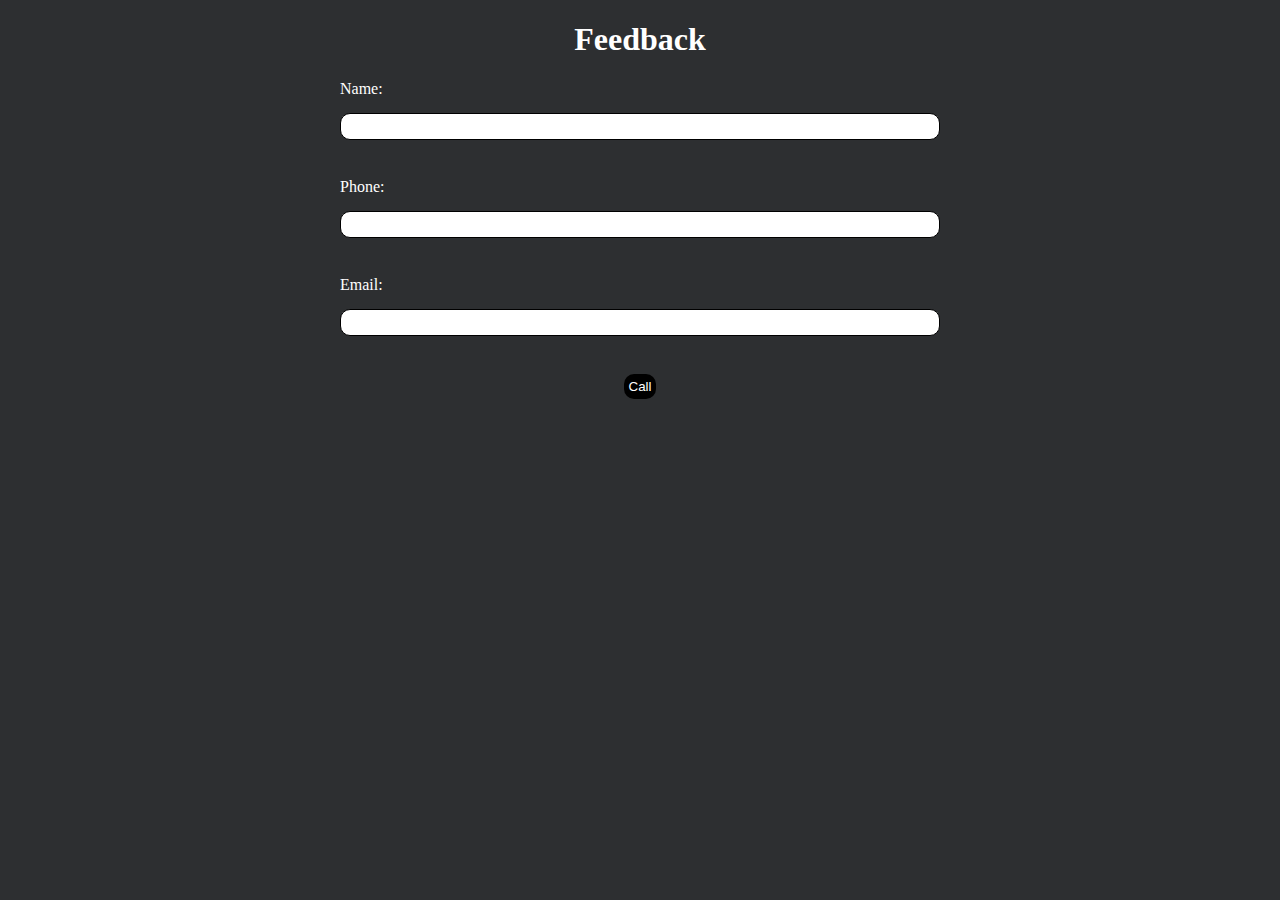
<file: html/callback.html>
<!DOCTYPE html>
<html lang="en">
<head>
    <meta charset="UTF-8">
    <meta name="viewport" content="width=device-width, initial-scale=1.0">
    <title>Callback</title>
    <link rel="stylesheet" href="../css/callback.css">
</head>
<body>
    <div class="container">
        <h1>Feedback</h1>
        <form>
            <label for="name">Name:</label>
            <input type="text" id="name" name="name" required>
            <br>
            <label for="phone">Phone:</label>
            <input type="number" id="phone" name="phone" required>
            <br>
            <label for="email">Email:</label> 
            <input type="email" id="email" name="email" required>
            <br>
            <input type="submit" value="Call">
        </form>
    </div>
</body>
</html>
</file>
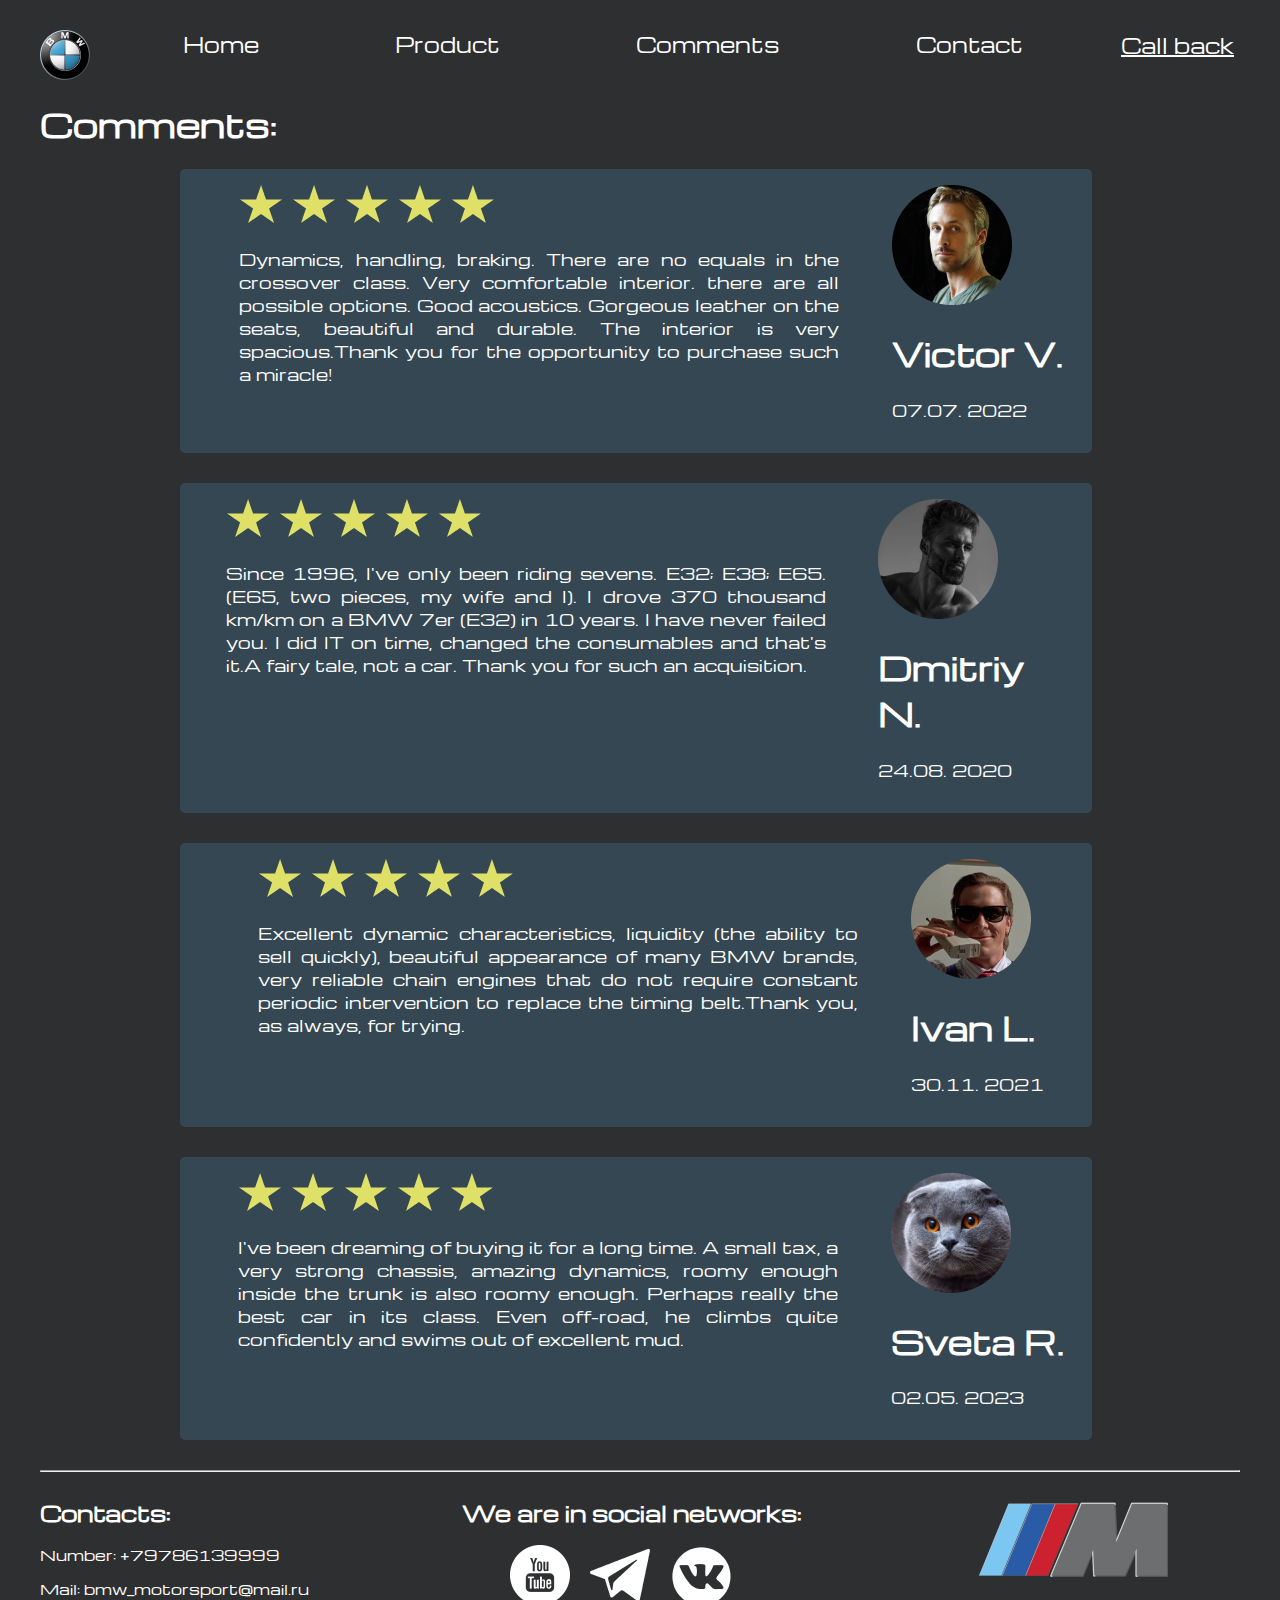
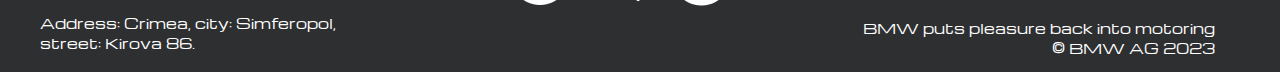
<file: html/comment.html>
<!DOCTYPE html>
<html lang="en">

<head>
    <meta charset="UTF-8">
    <meta name="viewport" content="width=device-width, initial-scale=1.0">
    <title>Comment</title>
    <link rel="stylesheet" href="../css/comment.css">
</head>

<body>
    <header>
        <div class="content-header">
            <div class="container">
                <div class="navigation">
                    <div class="header-logo"><img src="../assets\img\image 2.png" alt=""></div>
                    <nav class="nav-link">
                        <a href="../index.html" class="nav-links">Home</a>
                        <a href="../html\product.html" class="nav-links">Product</a>
                        <a href="../html\comment.html" class="nav-links">Comments</a>
                        <a href="#footer" class="nav-links">Contact</a>
                    </nav>
                    <a href="../html\callback.html"><button href="" class="header-button">Call back</button></a>
                </div>
            </div>
    </header>
    <h1>Comments:</h1>
    <section>
        <div class="comment-content">
            <div class="textcols-comm">
                <img src="../assets\img\оценка 1.png" alt="">
                <br>
                <p class="text-comment">Dynamics, handling, braking. There are no equals in the crossover class. Very
                    comfortable
                    interior.
                    there are all possible options. Good acoustics. Gorgeous leather on the seats, beautiful and
                    durable.
                    The interior is very spacious.Thank you for the opportunity to purchase such a miracle!</p>
            </div>
            <div class="textcols-comm">
                <img src="../assets\img\Ellipse 2.png" alt="" class="text-comm">
                <h1 class="text-comm">Victor V.</h1>
                <p class="text-comm">07.07. 2022</p>
            </div>
        </div>
        <div class="comment-content">
            <div class="textcols-comm">
                <img src="../assets\img\оценка 1.png" alt="">
                <br>
                <p class="text-comment">Since 1996, I've only been riding sevens. E32; E38; E65. (E65, two pieces, my
                    wife and I). I drove
                    370
                    thousand km/km on a BMW 7er (E32) in 10 years. I have never failed you. I did IT on time, changed
                    the
                    consumables and that's it.A fairy tale, not a car. Thank you for such an acquisition.
                </p>
            </div>
            <div class="textcols-comm">
                <img src="../assets\img\Ellipse 3.png" alt="" class="text-comm">
                <h1 class="text-comm">Dmitriy N.</h1>
                <p class="text-comm">24.08. 2020</p>
            </div>
        </div>

        <div class="comment-content">
            <div class="textcols-comm">
                <img src="../assets\img\оценка 1.png" alt="">
                <br>
                <p class="text-comment">Excellent dynamic characteristics, liquidity (the ability to sell quickly),
                    beautiful appearance of
                    many
                    BMW brands, very reliable chain engines that do not require constant periodic intervention to
                    replace
                    the timing belt.Thank you, as always, for trying.</p>
            </div>
            <div class="textcols-comm">
                <img src="../assets\img\Ellipse 4.png" alt="" class="text-comm">
                <h1 class="text-comm">Ivan L.</h1>
                <p class="text-comm">30.11. 2021</p>
            </div>
        </div>

        <div class="comment-content">
            <div class="textcols-comm">
                <img src="../assets\img\оценка 1.png" alt="">
                <br>
                <p class="text-comment">I've been dreaming of buying it for a long time. A small tax, a very strong chassis, amazing
                    dynamics,
                    roomy enough inside the trunk is also roomy enough. Perhaps really the best car in its class.
                    Even
                    off-road, he climbs quite confidently and swims out of excellent mud.</p>
            </div>
            <div class="textcols-comm">
                <img src="../assets\img\Ellipse 5.png" alt="" class="text-comm">
                <h1 class="text-comm">Sveta R.</h1>
                <p class="text-comm">02.05. 2023</p>
            </div>
        </div>
    </section>
    </section>
    <hr>
    <footer class="contact" id="footer">
        <div class="footer-content">
            <div class="textcols-footer">
                <h2>Contacts:</h2>
                <p>Number: +79786139999</p>
                <p>Mail: bmw_motorsport@mail.ru</p>
                <p>Address: Crimea,
                    city: Simferopol,
                    street: Kirova 86.</p>
            </div>
            <div class="textcols-footer">
                <h2 class="text-foot">We are in social networks:</h2>
                <div class="footer-image">
                    <a href="https://www.youtube.com"><img src="../assets\img\Daco_2167816 1.png" alt=" " class="img-foot"></a>
                    <a href="https://web.telegram.org/k/"><img src="../assets\img\pngegg (1) 1.png" alt="" class="img-foot"></a>
                    <a href="https://vk.com/feed"><img src="../assets\img\pngwing 1.png" alt="" class="img-foot"></a>
                </div>
            </div>
            <div class="textcols-footer">
                <img src="../assets\img\kisspng-bmw-3-series-bmw-m5-bmw-m3-bmw-m-series-logo-svg-vector-amp-png-transparent-5b9220f39b4675 1.png"
                    alt="" class="M-photo">
                <p class="footer_text">BMW puts pleasure back into motoring <br>
                    © BMW AG 2023</p>
            </div>
        </div>
    </footer>
</body>

</html>
</file>
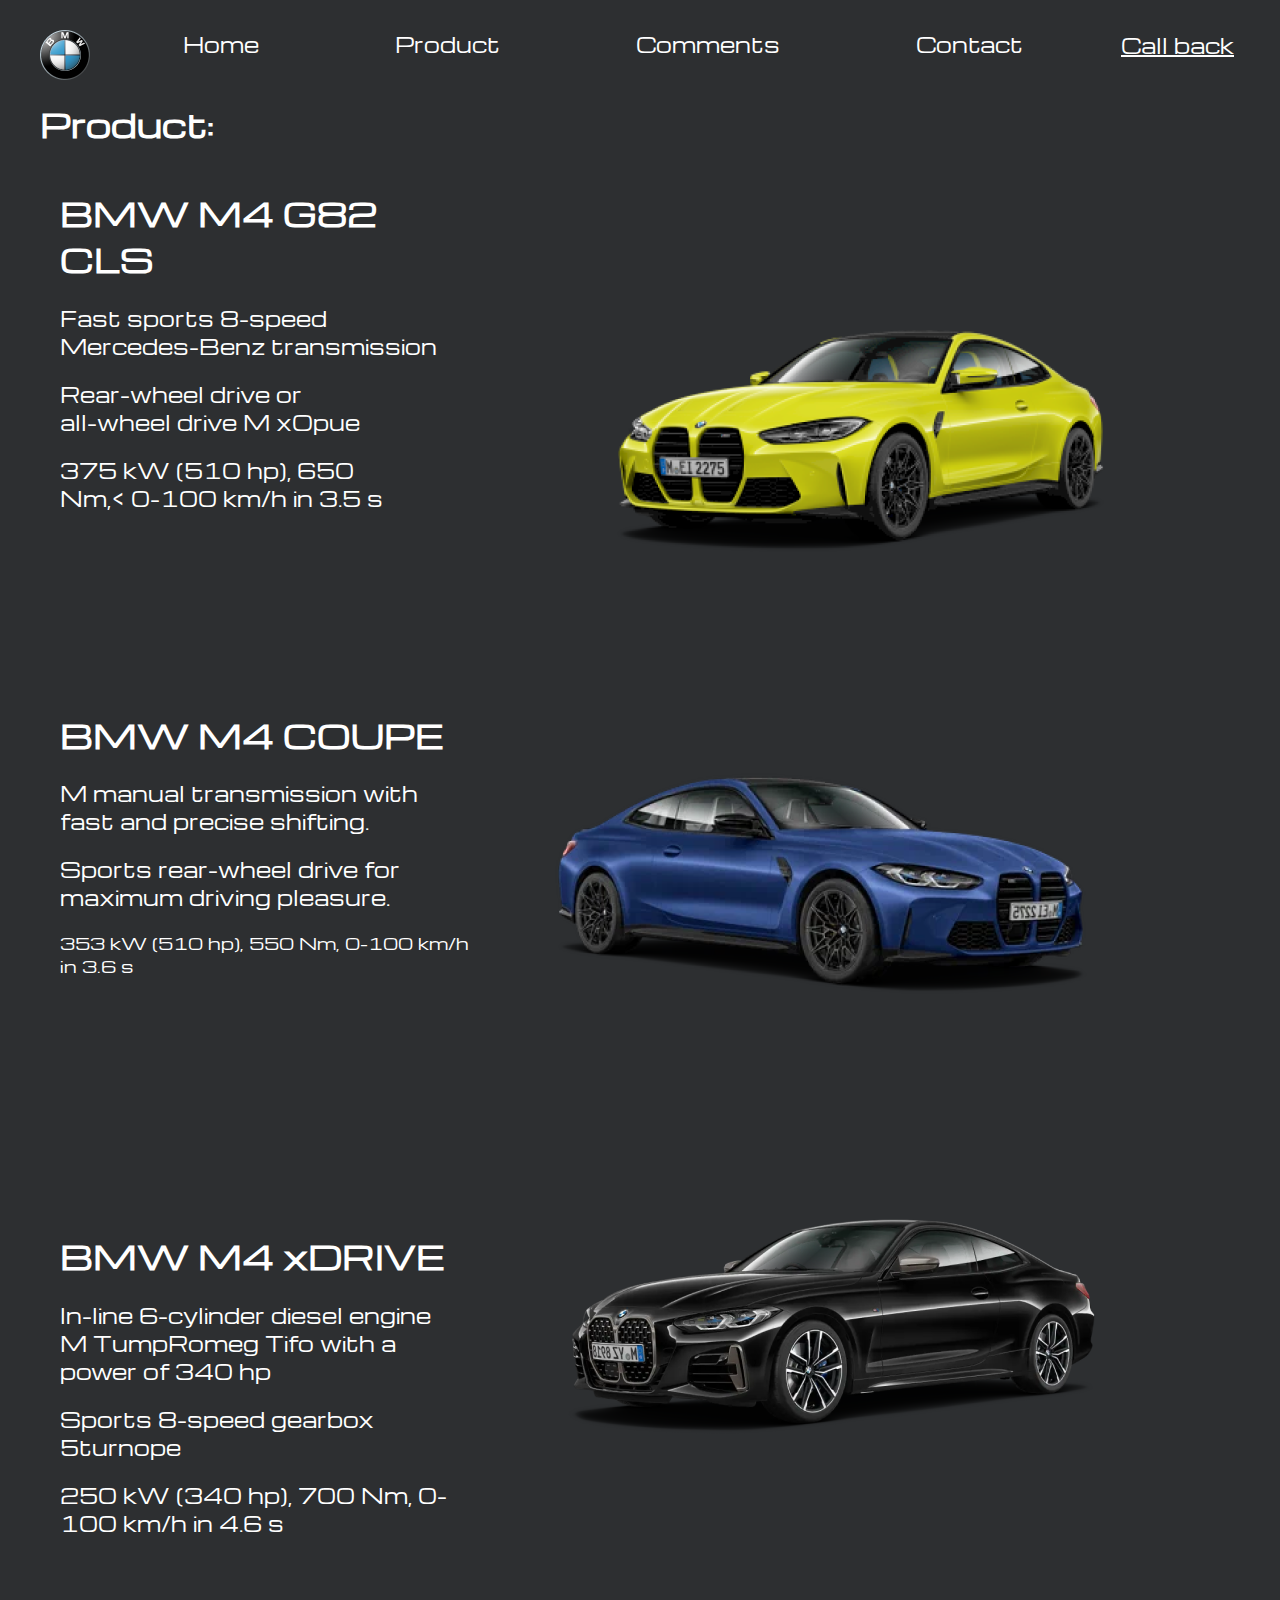
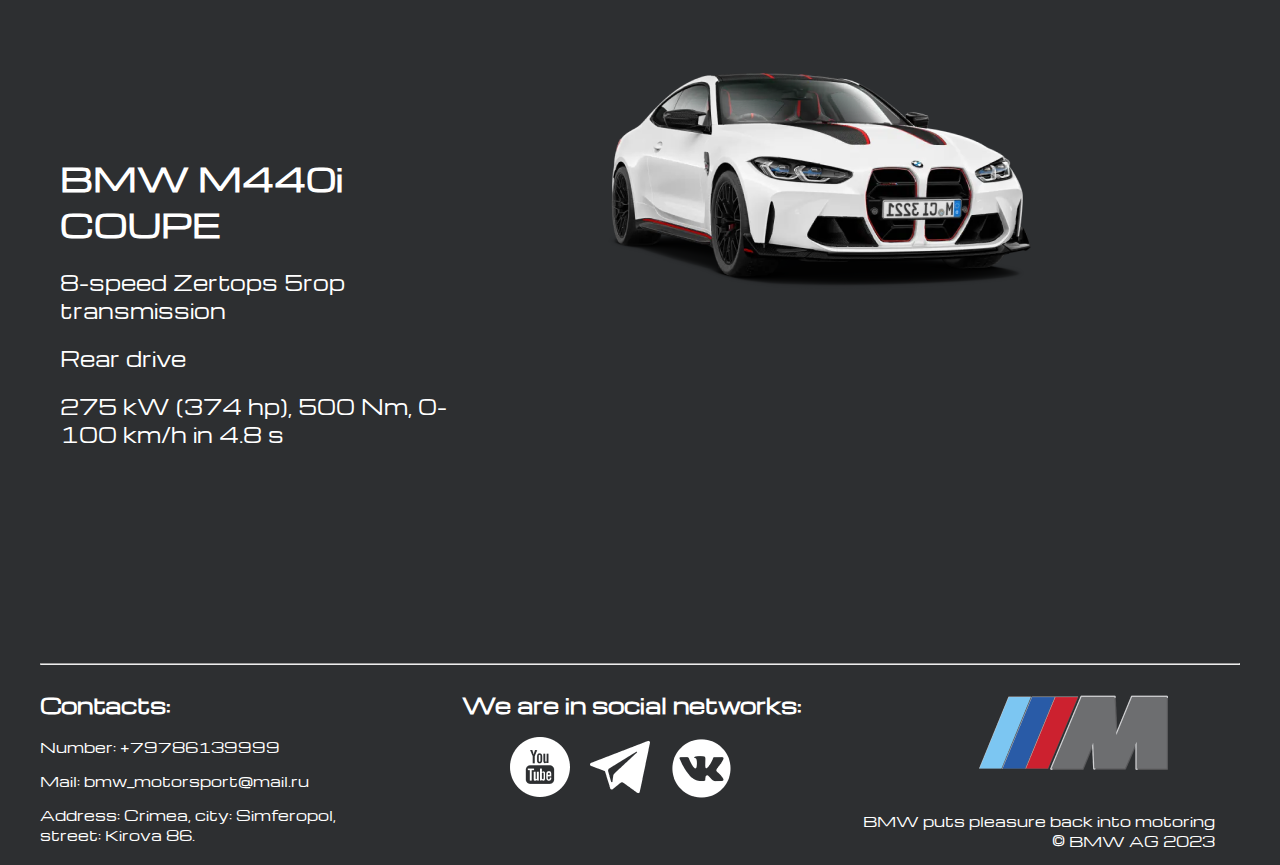
<file: html/product.html>
<!DOCTYPE html>
<html lang="en">

<head>
    <meta charset="UTF-8">
    <meta name="viewport" content="width=device-width, initial-scale=1.0">
    <title>Product</title>
    <link rel="stylesheet" href="../css/product.css">
</head>

<body>
    <header>
        <div class="content-header">
            <div class="container">
                <div class="navigation">
                    <div class="header-logo"><img src="../assets/img\image 2.png" alt=""></div>
                    <nav class="nav-link">
                        <a href="../index.html" class="nav-links">Home</a>
                        <a href="../html\product.html" class="nav-links">Product</a>
                        <a href="../html\comment.html" class="nav-links">Comments</a>
                        <a href="#footer" class="nav-links">Contact</a>
                    </nav>
                    <a href="../html\callback.html"><button href="" class="header-button">Call back</button></a>
                </div>
            </div>
    </header>
    <h1>Product:</h1>
    <section>
        <div class="textcols">
            <div class="textcols-item">
                <div class="text-product">
                    <h1>BMW M4 G82 CLS</h1>
                    <p class="content-product">Fast sports 8-speed Mercedes-Benz transmission</p>

                    <p class="content-product">Rear-wheel drive or <br>all-wheel drive M xOpue</p>

                    <p class="content-product">375 kW (510 hp), 650 <br>Nm,< 0-100 km/h in 3.5 s</p>
                </div>

                <div class="text-product">
                    <h1>BMW M4 COUPE</h1>
                    <p class="content-product">M manual transmission with fast and precise shifting.</p>

                    <p class="content-product">Sports rear-wheel drive for maximum
                        driving pleasure.</p>

                    <p class="content-product-2">353 kW (510 hp), 550 Nm, 0-100 km/h in 3.6 s
                    </p>
                </div>

                <div class="text-product">
                    <h1>BMW M4 xDRIVE</h1>
                    <p class="content-product">In-line 6-cylinder diesel engine M TumpRomeg Tifo with a power of 340
                        hp</p>
                    <p class="content-product"> Sports 8-speed gearbox 5turnope</p>

                    <p class="content-product">250 kW (340 hp), 700 Nm, 0-100 km/h in 4.6 s

                    </p>
                </div>

                <div class="text-product">
                    <h1>BMW M440i COUPE</h1>
                    <p class="content-product">8-speed Zertops 5rop transmission</p>
                    <p class="content-product">
                        Rear drive
                    </p>
                    <p class="content-product">275 kW (374 hp), 500 Nm, 0-100 km/h in 4.8 s

                    </p>
                </div>

            </div>

            <div class="textcols-item">
                <img src="../assets/img\image 6.png" alt="">
                <img src="../assets/img\image 7.png" alt="">
                <img src="../assets/img\image 8.png" alt="">
                <img src="../assets/img\image 10.png" alt="">



            </div>
        </div>
    </section>
    <hr>
    <footer class="contact" id="footer">
        <div class="footer-content">
            <div class="textcols-footer">
                <h2>Contacts:</h2>
                <p>Number: +79786139999</p>
                <p>Mail: bmw_motorsport@mail.ru</p>
                <p>Address: Crimea,
                    city: Simferopol,
                    street: Kirova 86.</p>
            </div>
            <div class="textcols-footer">
                <h2 class="text-foot">We are in social networks:</h2>
                <div class="footer-image">
                    <a href="https://www.youtube.com"><img src="../assets/img\Daco_2167816 1.png" alt=" " class="img-foot"></a>
                    <a href="https://web.telegram.org/k/"><img src="../assets/img\pngegg (1) 1.png" alt="" class="img-foot"></a>        
                    <a href="https://vk.com/feed"><img src="../assets/img\pngwing 1.png" alt="" class="img-foot"></a>
                </div>
            </div>
            <div class="textcols-footer">
                <img src="../assets/img\kisspng-bmw-3-series-bmw-m5-bmw-m3-bmw-m-series-logo-svg-vector-amp-png-transparent-5b9220f39b4675 1.png"
                    alt="" class="M-photo">
                <p class="footer_text">BMW puts pleasure back into motoring <br>
                    © BMW AG 2023</p>
            </div>
        </div>
    </footer>
</body>
</html>
</file>
<file: css/callback.css>
body {
    font-family: Michroma;
    background-color: #2D2F31;
    color: white;
}
.container{
    max-width: 600px;
    margin: 0 auto;
}
h1{
    text-align: center;
}
form{
    display: flex;
    flex-direction: column;
    gap: 10px;
}
label{
    display: block;
    margin-bottom: 5px;
}
input,select{
    max-width: 100%;
    padding: 5px;
    border: 1px solid ;
    border-radius: 10px;
}
input[type=submit] {
    background-color: black;
    color: white;
    border: none;
    border-radius: 10px;
    cursor: pointer;
    max-width: 50%;
    margin-left: auto;
    margin-right: auto;
}
</file>
<file: css/comment.css>
@import url('https://fonts.googleapis.com/css2?family=Michroma&display=swap');
body{
    font-family: Michroma;
    max-width: 1200px;
    scroll-behavior: smooth;
    margin: 0 auto;
    background-color: #2D2F31;
    color: white;
}
html{
    scroll-behavior: smooth;
}
.container {
    margin-top: 30px;
}
.navigation{ 
    font-family: Michroma;
    font-size: 20px; 
    display: flex; 
    justify-content: space-between; 
    background-color: #2D2F31;   
    word-spacing: 80px;
    white-space: nowrap;
}
.nav-links{ 
    text-decoration: none; 
    color: white;
}
.nav-links:hover{
    text-decoration: underline;
}
.nav-links{
    text-decoration: 0;
    font-family: Michroma;
    font-size: 20px;
    color: white;
    padding: 25px;
}
.header-logo{ 
    max-height: 50px; 
    max-width: 75px; 
display: flex; 
justify-content: left; 
} 
.header-button {
    background-color: #2D2F31;
    color: white;
    font-family: Michroma;
    font-size: 20px;
    display: flex;
    justify-content: right;
    border: none;
    text-decoration: underline;

}
.header-button .a{
    padding-bottom: 40x;
    color: #2D2F31;
}
.header-button :hover{
    text-decoration: underline;
}
.comment-content {
	white-space: nowrap;
        max-width: 880px;
        display: flex;
        justify-content: center;
        background-color:#354753;
        border-radius: 5px;
        padding: 16px; 
        margin: 16px ; 
        margin-bottom: 30px;
        margin-left: 140px;

      
}

.textcols-comm {
	white-space: normal;	
	display: inline-block;
	max-width: 48%;
	vertical-align: top;
    margin-left: 30px;
   
}
.textcols .textcols-item:first-child {
	margin-right: 4%;
}
.text-comment{
    text-align: justify;
    margin-right: 100px;
    width: 600px;
}
.text-comm{
    margin-left: 200px;
}





.footer-content {
    white-space: nowrap;
    font-size: 0;
}

.textcols-footer {
    white-space: normal;
    display: inline-block;
    max-width: 30%;
    vertical-align: top;
    margin-right: 5%;
    font-size: 14px;
}

.footer-content .textcols-footer:last-child {
    margin-right: 0;
}

.footer-image {
    display: flex;
    justify-content: center;
    margin-right: 50px;
    margin-left: 50px;
}

.footer_text {
    text-align: right;
}

.M-photo {
    text-align: center;
    margin-left: 100px;
}

.img-foot {
    margin-right: 20px;
    text-align: center;
}

.text-foot {
    text-align: center;
}
</file>
<file: css/product.css>
@import url('https://fonts.googleapis.com/css2?family=Michroma&display=swap');
body{
    font-family: Michroma;
    max-width: 1200px;
    scroll-behavior: smooth;
    margin: 0 auto;
    background-color: #2D2F31;
    color: white;
}
html{
    scroll-behavior: smooth;
}
.container {
    margin-top: 30px;
}
.navigation{ 
    font-family: Michroma;
    font-size: 20px; 
    display: flex; 
    justify-content: space-between; 
    background-color: #2D2F31;   
    word-spacing: 80px;
    white-space: nowrap;
}
.nav-links{ 
    text-decoration: none; 
    color: white;
}
.nav-links:hover{
    text-decoration: underline;
}
.nav-links{
    text-decoration: 0;
    font-family: Michroma;
    font-size: 20px;
    color: white;
    padding: 25px;
}
.header-logo{ 
    max-height: 50px; 
    max-width: 75px; 
display: flex; 
justify-content: left; 
} 
.header-button {
    background-color: #2D2F31;
    color: white;
    font-family: Michroma;
    font-size: 20px;
    display: flex;
    justify-content: right;
    border: none;
    text-decoration: underline;

}
.header-button .a{
    padding-bottom: 40x;
    color: #2D2F31;
} 
.header-button :hover{
    text-decoration: underline;
}
.second{
    display: flex;
}


.textcols {
	white-space: nowrap;
    max-width: 900px;
}
.textcols-item {
	white-space: normal;	
	display: inline-block;
	max-width: 48%;
	vertical-align: top;
}
.textcols .textcols-item:first-child {
	margin-right: 4%;
}
.text-product{
    padding-left: 20px;
    height: 500px;
}
.content-product{
    max-width: 400px;
    font-size: 20px;
}

.footer-content {
    white-space: nowrap;
    font-size: 0;
}

.textcols-footer {
    white-space: normal;
    display: inline-block;
    max-width: 30%;
    vertical-align: top;
    margin-right: 5%;
    font-size: 14px;
}

.footer-content .textcols-footer:last-child {
    margin-right: 0;
}

.footer-image {
    display: flex;
    justify-content: center;
    margin-right: 50px;
    margin-left: 50px;
}

.footer_text {
    text-align: right;
}

.M-photo {
    text-align: center;
    margin-left: 100px;
}

.img-foot {
    margin-right: 20px;
    text-align: center;
}

.text-foot {
    text-align: center;
}
</file>
